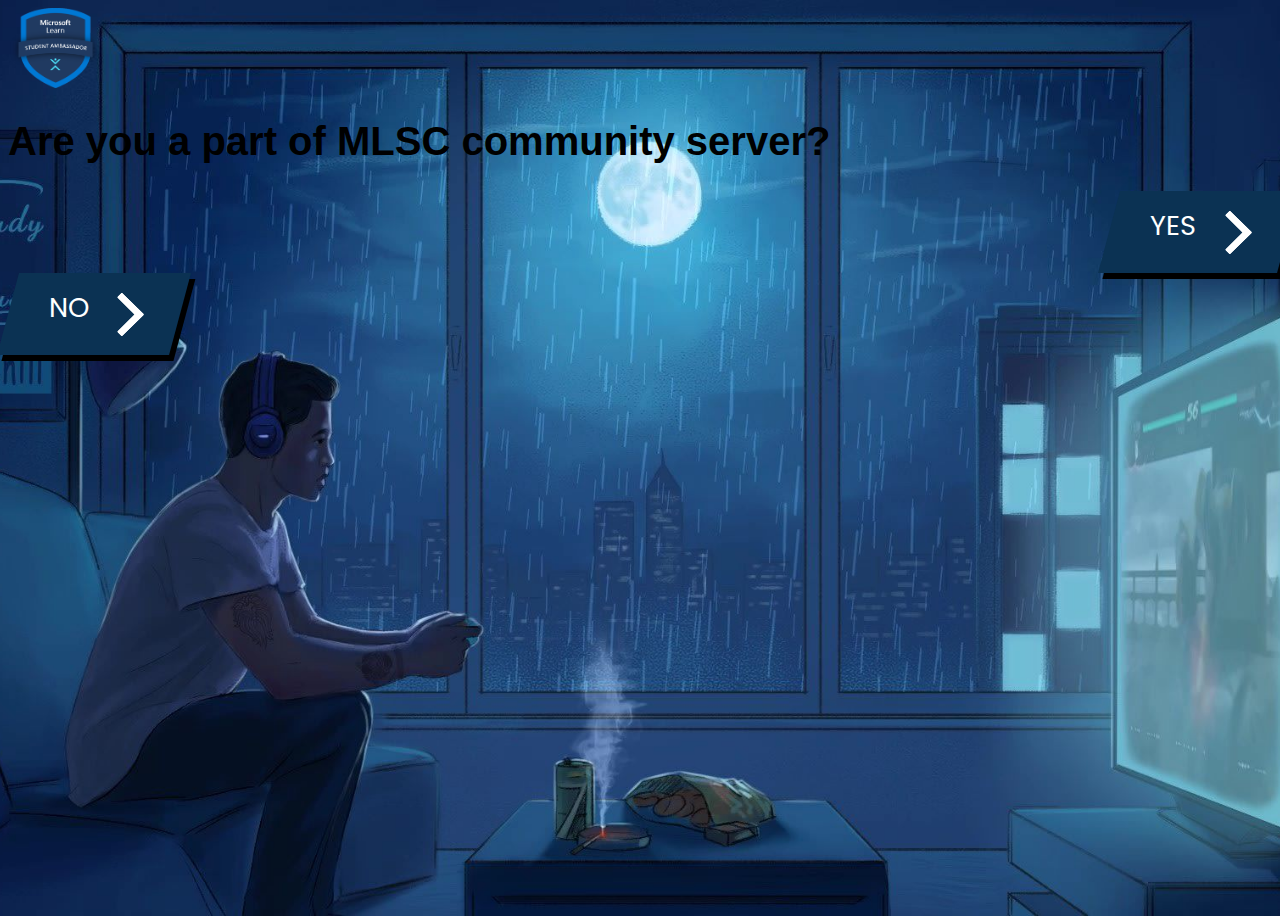
<file: register.html>
<!DOCTYPE html>
<html lang="en">
<head>
    <meta charset="UTF-8">
    <meta http-equiv="X-UA-Compatible" content="IE=edge">
    <meta name="viewport" content="width=device-width, initial-scale=1.0">
    
    <!-- <link href="https://cdn.jsdelivr.net/npm/bootstrap@5.0.0-beta3/dist/css/bootstrap.min.css" rel="stylesheet" integrity="sha384-eOJMYsd53ii+scO/bJGFsiCZc+5NDVN2yr8+0RDqr0Ql0h+rP48ckxlpbzKgwra6" crossorigin="anonymous"> -->
    <link href="https://cdn.jsdelivr.net/npm/bootstrap@5.0.0-beta3/dist/css/bootstrap.min.css" rel="stylesheet" integrity="sha384-eOJMYsd53ii+scO/bJGFsiCZc+5NDVN2yr8+0RDqr0Ql0h+rP48ckxlpbzKgwra6" crossorigin="anonymous">
    <link rel="stylesheet" href="./css/register.css">
    <link href="http://fonts.cdnfonts.com/css/gilroy-bold" rel="stylesheet">

    <title>Register</title>
</head>
<body>

    <div class="container-fluid mt-3">

        <div class="img">
            <a href=""><img src="images/MSLearn_SA_badge_generic_rgb_300ppi.png"></a>
        </div>
        <div class="conatiner text-white mt-5">
            <h1 class="text-center mt-5">Are you a part of MLSC community server?</h1>
            <div class="conatiner">
            <div class="buttons row mt-4 justify-content-center">
                <!-- First button -->
                <div class="wrapper col-sm m-3">
                    <a class="cta" href="#">
                      <span class="">YES</span>
                      <span>
                        <svg width="66px" height="43px" viewBox="0 0 66 43" version="1.1" xmlns="http://www.w3.org/2000/svg" xmlns:xlink="http://www.w3.org/1999/xlink">
                          <g id="arrow" stroke="none" stroke-width="1" fill="none" fill-rule="evenodd">
                            <path class="one" d="M40.1543933,3.89485454 L43.9763149,0.139296592 C44.1708311,-0.0518420739 44.4826329,-0.0518571125 44.6771675,0.139262789 L65.6916134,20.7848311 C66.0855801,21.1718824 66.0911863,21.8050225 65.704135,22.1989893 C65.7000188,22.2031791 65.6958657,22.2073326 65.6916762,22.2114492 L44.677098,42.8607841 C44.4825957,43.0519059 44.1708242,43.0519358 43.9762853,42.8608513 L40.1545186,39.1069479 C39.9575152,38.9134427 39.9546793,38.5968729 40.1481845,38.3998695 C40.1502893,38.3977268 40.1524132,38.395603 40.1545562,38.3934985 L56.9937789,21.8567812 C57.1908028,21.6632968 57.193672,21.3467273 57.0001876,21.1497035 C56.9980647,21.1475418 56.9959223,21.1453995 56.9937605,21.1432767 L40.1545208,4.60825197 C39.9574869,4.41477773 39.9546013,4.09820839 40.1480756,3.90117456 C40.1501626,3.89904911 40.1522686,3.89694235 40.1543933,3.89485454 Z" fill="#FFFFFF"></path>
                            <path class="two" d="M20.1543933,3.89485454 L23.9763149,0.139296592 C24.1708311,-0.0518420739 24.4826329,-0.0518571125 24.6771675,0.139262789 L45.6916134,20.7848311 C46.0855801,21.1718824 46.0911863,21.8050225 45.704135,22.1989893 C45.7000188,22.2031791 45.6958657,22.2073326 45.6916762,22.2114492 L24.677098,42.8607841 C24.4825957,43.0519059 24.1708242,43.0519358 23.9762853,42.8608513 L20.1545186,39.1069479 C19.9575152,38.9134427 19.9546793,38.5968729 20.1481845,38.3998695 C20.1502893,38.3977268 20.1524132,38.395603 20.1545562,38.3934985 L36.9937789,21.8567812 C37.1908028,21.6632968 37.193672,21.3467273 37.0001876,21.1497035 C36.9980647,21.1475418 36.9959223,21.1453995 36.9937605,21.1432767 L20.1545208,4.60825197 C19.9574869,4.41477773 19.9546013,4.09820839 20.1480756,3.90117456 C20.1501626,3.89904911 20.1522686,3.89694235 20.1543933,3.89485454 Z" fill="#FFFFFF"></path>
                            <path class="three" d="M0.154393339,3.89485454 L3.97631488,0.139296592 C4.17083111,-0.0518420739 4.48263286,-0.0518571125 4.67716753,0.139262789 L25.6916134,20.7848311 C26.0855801,21.1718824 26.0911863,21.8050225 25.704135,22.1989893 C25.7000188,22.2031791 25.6958657,22.2073326 25.6916762,22.2114492 L4.67709797,42.8607841 C4.48259567,43.0519059 4.17082418,43.0519358 3.97628526,42.8608513 L0.154518591,39.1069479 C-0.0424848215,38.9134427 -0.0453206733,38.5968729 0.148184538,38.3998695 C0.150289256,38.3977268 0.152413239,38.395603 0.154556228,38.3934985 L16.9937789,21.8567812 C17.1908028,21.6632968 17.193672,21.3467273 17.0001876,21.1497035 C16.9980647,21.1475418 16.9959223,21.1453995 16.9937605,21.1432767 L0.15452076,4.60825197 C-0.0425130651,4.41477773 -0.0453986756,4.09820839 0.148075568,3.90117456 C0.150162624,3.89904911 0.152268631,3.89694235 0.154393339,3.89485454 Z" fill="#FFFFFF"></path>
                          </g>
                        </svg>
                      </span> 
                    </a>
                </div>

                <!-- Second BUTTON -->
                <div class="wrapper col-sm m-3">
                    <a class="cta" href="#">
                      <span>NO</span>
                      <span>
                        <svg width="66px" height="43px" viewBox="0 0 66 43" version="1.1" xmlns="http://www.w3.org/2000/svg" xmlns:xlink="http://www.w3.org/1999/xlink">
                          <g id="arrow" stroke="none" stroke-width="1" fill="none" fill-rule="evenodd">
                            <path class="one" d="M40.1543933,3.89485454 L43.9763149,0.139296592 C44.1708311,-0.0518420739 44.4826329,-0.0518571125 44.6771675,0.139262789 L65.6916134,20.7848311 C66.0855801,21.1718824 66.0911863,21.8050225 65.704135,22.1989893 C65.7000188,22.2031791 65.6958657,22.2073326 65.6916762,22.2114492 L44.677098,42.8607841 C44.4825957,43.0519059 44.1708242,43.0519358 43.9762853,42.8608513 L40.1545186,39.1069479 C39.9575152,38.9134427 39.9546793,38.5968729 40.1481845,38.3998695 C40.1502893,38.3977268 40.1524132,38.395603 40.1545562,38.3934985 L56.9937789,21.8567812 C57.1908028,21.6632968 57.193672,21.3467273 57.0001876,21.1497035 C56.9980647,21.1475418 56.9959223,21.1453995 56.9937605,21.1432767 L40.1545208,4.60825197 C39.9574869,4.41477773 39.9546013,4.09820839 40.1480756,3.90117456 C40.1501626,3.89904911 40.1522686,3.89694235 40.1543933,3.89485454 Z" fill="#FFFFFF"></path>
                            <path class="two" d="M20.1543933,3.89485454 L23.9763149,0.139296592 C24.1708311,-0.0518420739 24.4826329,-0.0518571125 24.6771675,0.139262789 L45.6916134,20.7848311 C46.0855801,21.1718824 46.0911863,21.8050225 45.704135,22.1989893 C45.7000188,22.2031791 45.6958657,22.2073326 45.6916762,22.2114492 L24.677098,42.8607841 C24.4825957,43.0519059 24.1708242,43.0519358 23.9762853,42.8608513 L20.1545186,39.1069479 C19.9575152,38.9134427 19.9546793,38.5968729 20.1481845,38.3998695 C20.1502893,38.3977268 20.1524132,38.395603 20.1545562,38.3934985 L36.9937789,21.8567812 C37.1908028,21.6632968 37.193672,21.3467273 37.0001876,21.1497035 C36.9980647,21.1475418 36.9959223,21.1453995 36.9937605,21.1432767 L20.1545208,4.60825197 C19.9574869,4.41477773 19.9546013,4.09820839 20.1480756,3.90117456 C20.1501626,3.89904911 20.1522686,3.89694235 20.1543933,3.89485454 Z" fill="#FFFFFF"></path>
                            <path class="three" d="M0.154393339,3.89485454 L3.97631488,0.139296592 C4.17083111,-0.0518420739 4.48263286,-0.0518571125 4.67716753,0.139262789 L25.6916134,20.7848311 C26.0855801,21.1718824 26.0911863,21.8050225 25.704135,22.1989893 C25.7000188,22.2031791 25.6958657,22.2073326 25.6916762,22.2114492 L4.67709797,42.8607841 C4.48259567,43.0519059 4.17082418,43.0519358 3.97628526,42.8608513 L0.154518591,39.1069479 C-0.0424848215,38.9134427 -0.0453206733,38.5968729 0.148184538,38.3998695 C0.150289256,38.3977268 0.152413239,38.395603 0.154556228,38.3934985 L16.9937789,21.8567812 C17.1908028,21.6632968 17.193672,21.3467273 17.0001876,21.1497035 C16.9980647,21.1475418 16.9959223,21.1453995 16.9937605,21.1432767 L0.15452076,4.60825197 C-0.0425130651,4.41477773 -0.0453986756,4.09820839 0.148075568,3.90117456 C0.150162624,3.89904911 0.152268631,3.89694235 0.154393339,3.89485454 Z" fill="#FFFFFF"></path>
                          </g>
                        </svg>
                      </span> 
                    </a>
                </div>
            </div>
        </div>
        </div>
        
    </div>
</body>
</html>
</file>
<file: css/register.css>
@import url('https://fonts.googleapis.com/css?family=Poppins:900i');

body{
    min-height: 100vh;
    min-width: 100vw;
    background-image: url('../images/2471352.jpg');
    background-repeat: no-repeat;
    background-position: center;
    background-size: cover;
    overflow: hidden;
}
h1{
    font-family: 'Gilroy-Bold', sans-serif;
    font-size: 2.5em;
}
img{
    height: 80px;
    width: 95px;
}


/* BUTTON */

.wrapper {
  display: flex;
  justify-content: center;
}

.cta {
    display: flex;
    padding: 0.5em 1.5em;
    text-decoration: none;
    font-family: 'Poppins', sans-serif;
    font-size: 1.7em;
    color: white;
    background: #0b3253;
    transition: 1s;
    box-shadow: 6px 6px 0 black;
    transform: skewX(-15deg);
}

.cta:focus {
   outline: none; 
}

/* .cta:hover:nth-child(1) {
    transition: 0.5s;
    box-shadow: 10px 10px 0 #38fb48;
}

.cta span:nth-child(2) {
    transition: 0.5s;
    margin-right: 0px;
} */

.buttons.row.mt-4.justify-content-center .wrapper:first-child {
    justify-content: right;
}

.buttons.row.mt-4.justify-content-center .wrapper:last-child {
    justify-content: left;
}

/* .cta:hover  span:nth-child(2) {
    transition: 0.5s;
    margin-right: 45px;
} */

.cta:hover{
    color: #60989a !important;
}

  span {
    transform: skewX(15deg) 
  }

  span:nth-child(2) {
    width: 20px;
    margin-left: 30px;
    position: relative;
    top: 12%;
  }
  
/**************SVG****************/

path.one {
    transition: 0.4s;
    transform: translateX(-60%);
}

path.two {
    transition: 0.5s;
    transform: translateX(-30%);
}

/* .cta:hover path.three {
    animation: color_anim 1s infinite 0.2s;
}

.cta:hover path.one {
    transform: translateX(0%);
    animation: color_anim 1s infinite 0.6s;
}

.cta:hover path.two {
    transform: translateX(0%);
    animation: color_anim 1s infinite 0.4s;
} */

/* SVG animations */

@keyframes color_anim {
    0% {
        fill: white;
    }
    50% {
        fill: #3efb38;
    }
    100% {
        fill: white;
    }
}

@media(max-width:590px){
    .buttons.row.mt-4.justify-content-center .wrapper:first-child {
        justify-content: center;
    }

    .buttons.row.mt-4.justify-content-center .wrapper:last-child {
        justify-content: center;
    }
}
</file>
